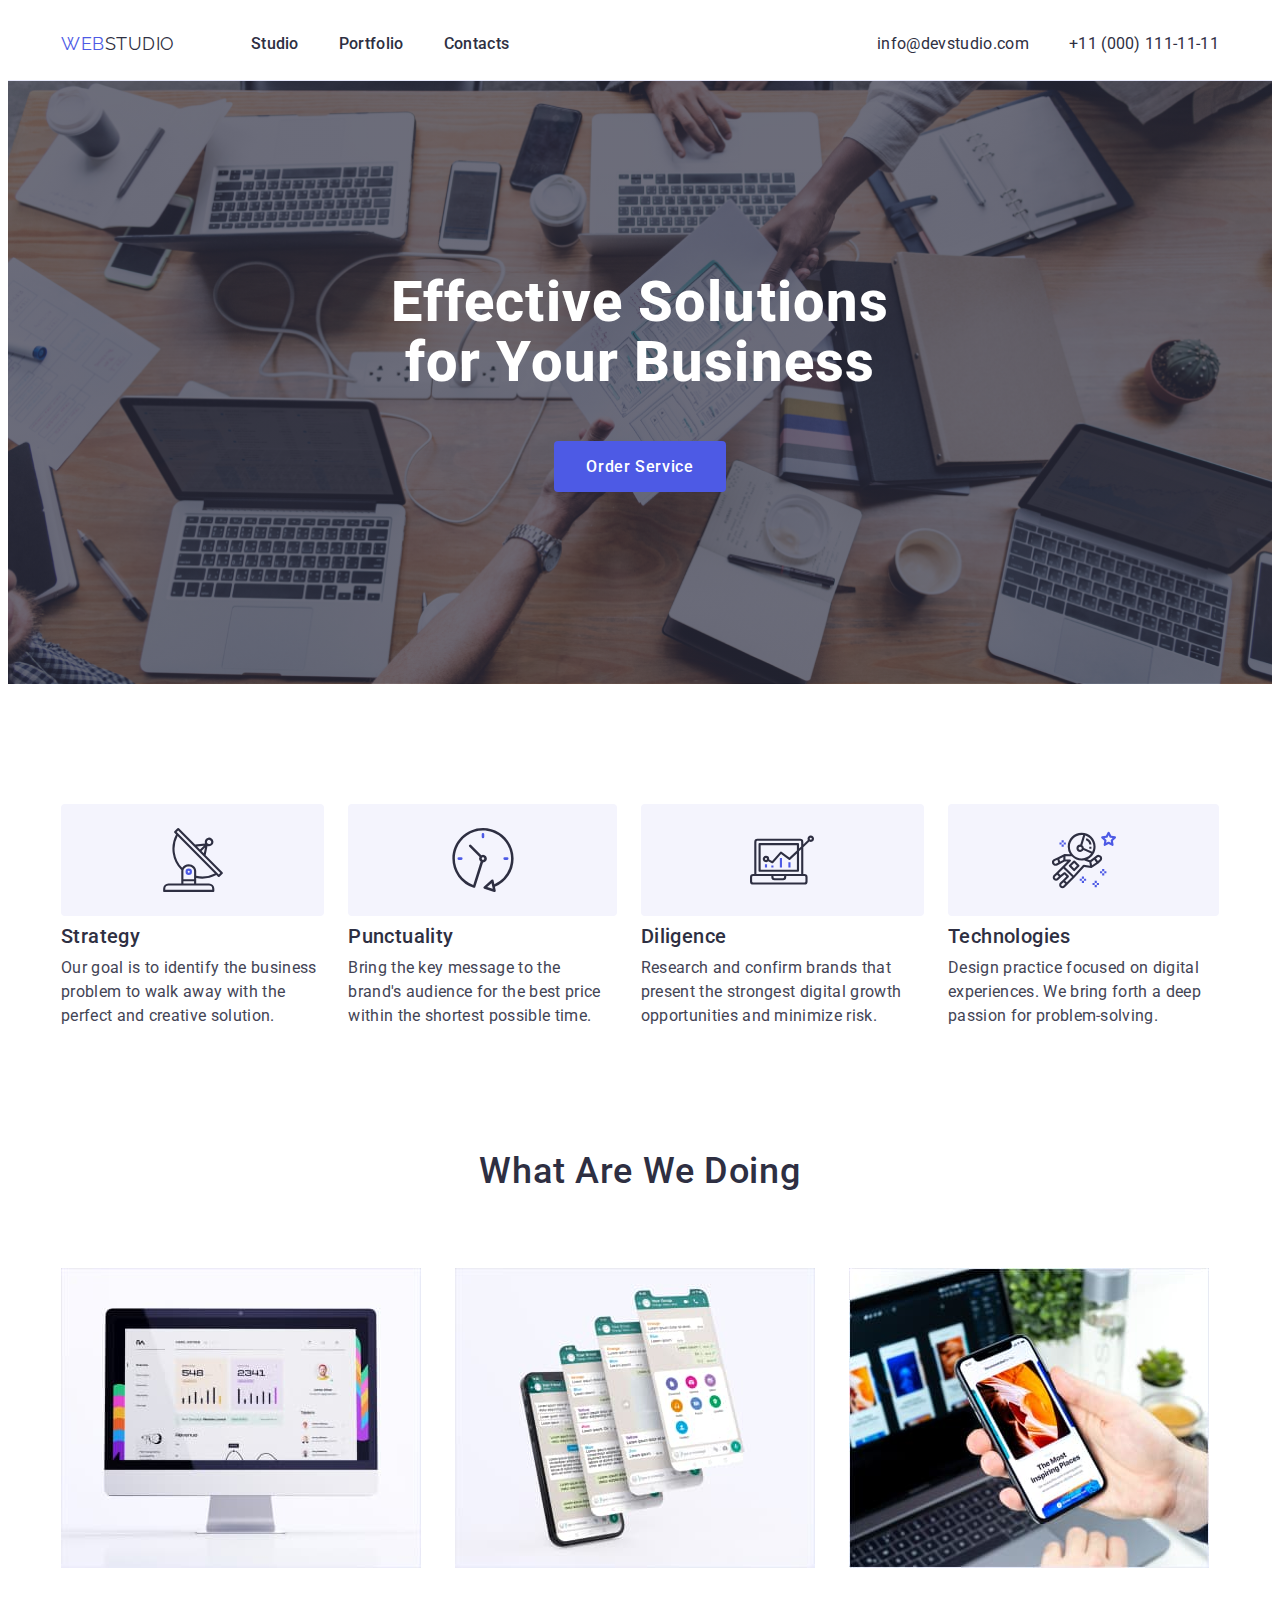
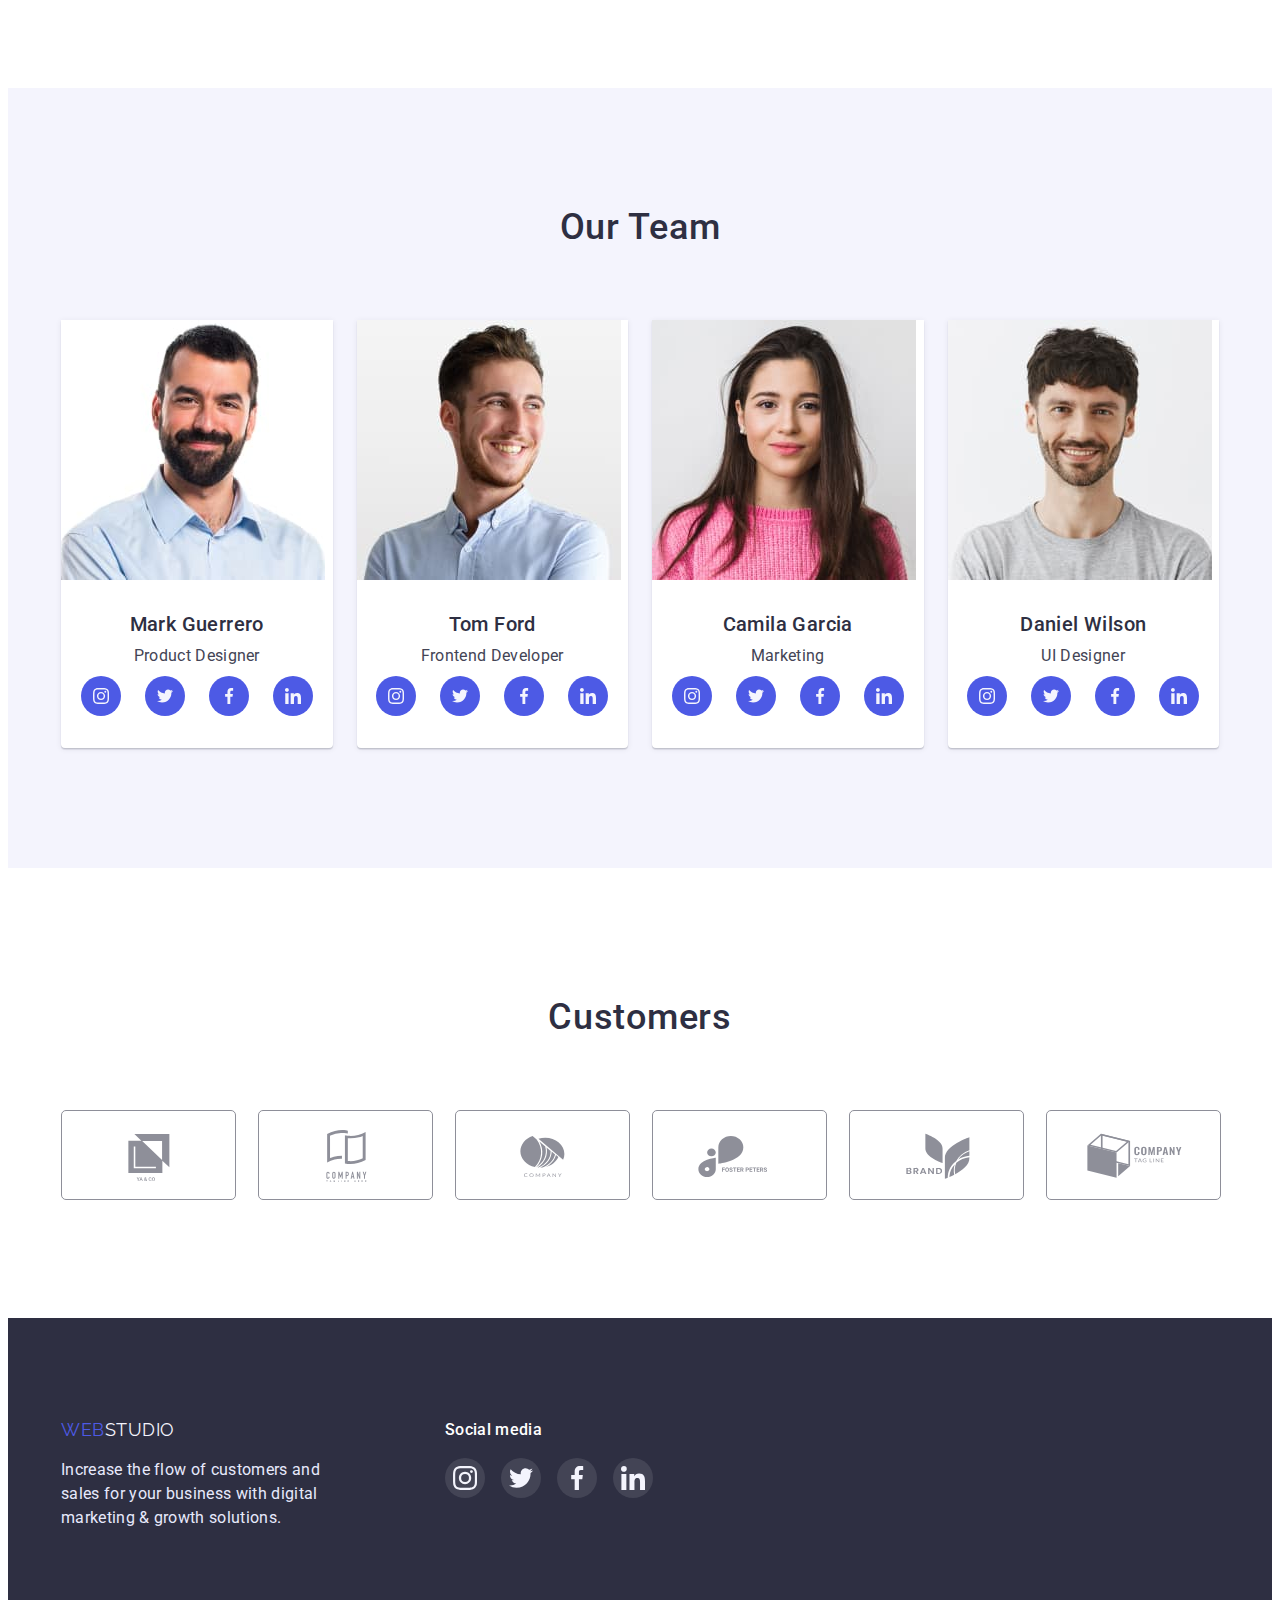
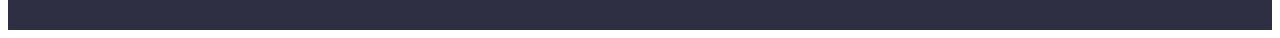
<file: index.html>
<!DOCTYPE html>
<html lang="en">
  <head>
    <meta charset="UTF-8" />
    <meta http-equiv="X-UA-Compatible" content="IE=edge" />
    <meta name="viewport" content="width=device-width, initial-scale=1.0" />
    <title>Web Studio</title>
    <link rel="preconnect" href="https://fonts.googleapis.com" />
    <link rel="preconnect" href="https://fonts.gstatic.com" crossorigin />
    <link
      href="https://fonts.googleapis.com/css2?family=Raleway:wght@800&family=Roboto:wght@400;500;700;900&display=swap"
      rel="stylesheet"
    />
    <link
      rel="stylesheet"
      href="https://cdnjs.cloudflare.com/ajax/libs/modern-normalize/1.1.0/modern-normalize.min.css"
      integrity="sha512-wpPYUAdjBVSE4KJnH1VR1HeZfpl1ub8YT/NKx4PuQ5NmX2tKuGu6U/JRp5y+Y8XG2tV+wKQpNHVUX03MfMFn9Q=="
      crossorigin="anonymous"
      referrerpolicy="no-referrer"
    />
    <link rel="stylesheet" href="./css/styles.css" />
  </head>
  <body class="site-body">
    <!---HEADER!-->
    <header class="header">
      <div class="container header-container">
        <nav class="header-navigation">
          <a href="" class="logo link"
            >Web<span class="header-logo link">Studio</span></a
          >
          <ul class="header-list list">
            <li class="header-item">
              <a class="header-link link" href="">Studio</a>
            </li>
            <li class="header-item">
              <a class="header-link link" href="./portfolio.html">Portfolio</a>
            </li>
            <li class="header-item">
              <a class="header-link link" href="">Contacts</a>
            </li>
          </ul>
        </nav>
        <ul class="connect-list list">
          <li class="connect-item">
            <a class="header-mail link" href="mailto:info@devstudio.com"
              >info@devstudio.com</a
            >
          </li>
          <li class="connect-item">
            <a class="header-tel link" href="tel:+110001111111"
              >+11 (000) 111-11-11</a
            >
          </li>
        </ul>
      </div>
    </header>
    <main>
      <!---MAIN-->
      <section class="main-top">
        <div class="container">
          <h1 class="title">Effective Solutions for Your Business</h1>
          <button class="main-btn" type="button">Order Service</button>
        </div>
      </section>
      <!---ABOUT-->
      <section class="about">
        <div class="container">
          <ul class="about-list list">
            <li class="about-item">
              <div class="about-img">
                <svg class="about-icon" width="64" height="64">
                  <use href="./images/sprite.svg#icon-antenna"></use>
                </svg>
              </div>
              <h2 class="about-title">Strategy</h2>
              <p class="about-text">
                Our goal is to identify the business problem to walk away with
                the perfect and creative solution.
              </p>
            </li>
            <li class="about-item">
              <div class="about-img">
                <svg class="about-icon" width="64" height="64">
                  <use href="./images/sprite.svg#icon-clock"></use>
                </svg>
              </div>
              <h2 class="about-title">Punctuality</h2>
              <p class="about-text">
                Bring the key message to the brand's audience for the best price
                within the shortest possible time.
              </p>
            </li>
            <li class="about-item">
              <div class="about-img">
                <svg class="about-icon" width="64" height="64">
                  <use href="./images/sprite.svg#icon-diagram"></use>
                </svg>
              </div>
              <h2 class="about-title">Diligence</h2>
              <p class="about-text">
                Research and confirm brands that present the strongest digital
                growth opportunities and minimize risk.
              </p>
            </li>
            <li class="about-item">
              <div class="about-img">
                <svg class="about-icon" width="64" height="64">
                  <use href="./images/sprite.svg#icon-astronaut"></use>
                </svg>
              </div>
              <h2 class="about-title">Technologies</h2>
              <p class="about-text">
                Design practice focused on digital experiences. We bring forth a
                deep passion for problem-solving.
              </p>
            </li>
          </ul>
        </div>
      </section>
      <!---WORK-->
      <section class="work">
        <div class="container">
          <h2 class="work-title">What are we doing</h2>
          <ul class="work-list list">
            <li class="work-item">
              <img
                src="./images/img1.jpg"
                alt="example 1"
                width="360"
                height="300"
              />
            </li>
            <li class="work-item">
              <img
                src="./images/img2.jpg"
                alt="example 2"
                width="360"
                height="300"
              />
            </li>
            <li class="work-item">
              <img
                src="./images/img3.jpg"
                alt="example 3"
                width="360"
                height="300"
              />
            </li>
          </ul>
        </div>
      </section>
      <!---TEAM-->
      <section class="team">
        <div class="container">
          <h2 class="team-title">Our Team</h2>
          <ul class="team-list list">
            <li class="team-item">
              <img
                src="./images/team/hero1.jpg"
                alt="Mark Guerrero"
                width="264"
                height="260"
              />
              <div class="team-content-wrapper">
                <h3 class="team-name">Mark Guerrero</h3>
                <p class="team-text">Product Designer</p>
                <ul class="soc-list list">
                  <li class="soc-item">
                    <a href="" class="soc-link link">
                      <svg class="soc-icon" width="16" height="16">
                        <use href="./images/sprite.svg#icon-instagram"></use>
                      </svg>
                    </a>
                  </li>
                  <li class="soc-item">
                    <a href="" class="soc-link link"
                      ><svg class="soc-icon" width="16" height="16">
                        <use href="./images/sprite.svg#icon-twitter"></use>
                      </svg>
                    </a>
                  </li>
                  <li class="soc-item">
                    <a href="" class="soc-link link">
                      <svg class="soc-icon" width="16" height="16">
                        <use href="./images/sprite.svg#icon-facebook"></use>
                      </svg>
                    </a>
                  </li>
                  <li class="soc-item">
                    <a href="" class="soc-link link">
                      <svg class="soc-icon" width="16" height="16">
                        <use href="./images/sprite.svg#icon-linkedin"></use>
                      </svg>
                    </a>
                  </li>
                </ul>
              </div>
            </li>
            <li class="team-item">
              <img
                src="./images/team/hero2.jpg"
                alt="Tom Ford"
                width="264"
                height="260"
              />
              <div class="team-content-wrapper">
                <h3 class="team-name">Tom Ford</h3>
                <p class="team-text">Frontend Developer</p>
                <ul class="soc-list list">
                  <li class="soc-item">
                    <a href="" class="soc-link link">
                      <svg class="soc-icon" width="16" height="16">
                        <use href="./images/sprite.svg#icon-instagram"></use>
                      </svg>
                    </a>
                  </li>
                  <li class="soc-item">
                    <a href="" class="soc-link link"
                      ><svg class="soc-icon" width="16" height="16">
                        <use href="./images/sprite.svg#icon-twitter"></use>
                      </svg>
                    </a>
                  </li>
                  <li class="soc-item">
                    <a href="" class="soc-link link">
                      <svg class="soc-icon" width="16" height="16">
                        <use href="./images/sprite.svg#icon-facebook"></use>
                      </svg>
                    </a>
                  </li>
                  <li class="soc-item">
                    <a href="" class="soc-link link">
                      <svg class="soc-icon" width="16" height="16">
                        <use href="./images/sprite.svg#icon-linkedin"></use>
                      </svg>
                    </a>
                  </li>
                </ul>
              </div>
            </li>
            <li class="team-item">
              <img
                src="./images/team/hero3.jpg"
                alt="Camila Garcia"
                width="264"
                height="260"
              />
              <div class="team-content-wrapper">
                <h3 class="team-name">Camila Garcia</h3>
                <p class="team-text">Marketing</p>
                <ul class="soc-list list">
                  <li class="soc-item">
                    <a href="" class="soc-link link">
                      <svg class="soc-icon" width="16" height="16">
                        <use href="./images/sprite.svg#icon-instagram"></use>
                      </svg>
                    </a>
                  </li>
                  <li class="soc-item">
                    <a href="" class="soc-link link"
                      ><svg class="soc-icon" width="16" height="16">
                        <use href="./images/sprite.svg#icon-twitter"></use>
                      </svg>
                    </a>
                  </li>
                  <li class="soc-item">
                    <a href="" class="soc-link link">
                      <svg class="soc-icon" width="16" height="16">
                        <use href="./images/sprite.svg#icon-facebook"></use>
                      </svg>
                    </a>
                  </li>
                  <li class="soc-item">
                    <a href="" class="soc-link link">
                      <svg class="soc-icon" width="16" height="16">
                        <use href="./images/sprite.svg#icon-linkedin"></use>
                      </svg>
                    </a>
                  </li>
                </ul>
              </div>
            </li>
            <li class="team-item">
              <img
                src="./images/team/hero4.jpg"
                alt="Daniel Wilson"
                width="264"
                height="260"
              />
              <div class="team-content-wrapper">
                <h3 class="team-name">Daniel Wilson</h3>
                <p class="team-text">UI Designer</p>
                <ul class="soc-list list">
                  <li class="soc-item">
                    <a href="" class="soc-link link">
                      <svg class="soc-icon" width="16" height="16">
                        <use href="./images/sprite.svg#icon-instagram"></use>
                      </svg>
                    </a>
                  </li>
                  <li class="soc-item">
                    <a href="" class="soc-link link"
                      ><svg class="soc-icon" width="16" height="16">
                        <use href="./images/sprite.svg#icon-twitter"></use>
                      </svg>
                    </a>
                  </li>
                  <li class="soc-item">
                    <a href="" class="soc-link link">
                      <svg class="soc-icon" width="16" height="16">
                        <use href="./images/sprite.svg#icon-facebook"></use>
                      </svg>
                    </a>
                  </li>
                  <li class="soc-item">
                    <a href="" class="soc-link link">
                      <svg class="soc-icon" width="16" height="16">
                        <use href="./images/sprite.svg#icon-linkedin"></use>
                      </svg>
                    </a>
                  </li>
                </ul>
              </div>
            </li>
          </ul>
        </div>
      </section>
      <!--CUSTOMERS-->
      <section class="customers">
        <div class="container">
          <h2 class="team-title">Customers</h2>
          <ul class="customers-list list">
            <li class="customers-item">
              <a href="" class="customers-link link">
                <svg class="customers-icon" width="104" height="56">
                  <use href="./images/sprite.svg#icon-Logo1"></use>
                </svg>
              </a>
            </li>
            <li class="customers-item">
              <a href="" class="customers-link link">
                <svg class="customers-icon" width="104" height="56">
                  <use href="./images/sprite.svg#icon-Logo2"></use>
                </svg>
              </a>
            </li>
            <li class="customers-item">
              <a href="" class="customers-link link">
                <svg class="customers-icon" width="104" height="56">
                  <use href="./images/sprite.svg#icon-Logo3"></use>
                </svg>
              </a>
            </li>
            <li class="customers-item">
              <a href="" class="customers-link link">
                <svg class="customers-icon" width="104" height="56">
                  <use href="./images/sprite.svg#icon-Logo4"></use>
                </svg>
              </a>
            </li>
            <li class="customers-item">
              <a href="" class="customers-link link">
                <svg class="customers-icon" width="104" height="56">
                  <use href="./images/sprite.svg#icon-Logo5"></use>
                </svg>
              </a>
            </li>
            <li class="customers-item">
              <a href="" class="customers-link link">
                <svg class="customers-icon" width="104" height="56">
                  <use href="./images/sprite.svg#icon-Logo6"></use>
                </svg>
              </a>
            </li>
          </ul>
        </div>
      </section>
    </main>
    <!---FOOTER-->
    <footer class="site-footer">
      <div class="container footer">
        <div class="footer-content">
          <a href="" class="repeated-logo link"
            >Web<span class="footer-logo link">Studio</span></a
          >
          <p class="footer-text">
            Increase the flow of customers and sales for your business with
            digital marketing & growth solutions.
          </p>
        </div>
        <div class="footer-soc-content">
          <p class="footer-soc-text">Social media</p>
          <ul class="footer-soc-list list">
            <li class="soc-item">
              <a href="" class="soc-link link footer-soc-link">
                <svg class="soc-icon" width="24" height="24">
                  <use href="./images/sprite.svg#icon-instagram"></use>
                </svg>
              </a>
            </li>
            <li class="soc-item">
              <a href="" class="soc-link link footer-soc-link"
                ><svg class="soc-icon" width="24" height="24">
                  <use href="./images/sprite.svg#icon-twitter"></use>
                </svg>
              </a>
            </li>
            <li class="soc-item">
              <a href="" class="soc-link link footer-soc-link">
                <svg class="soc-icon" width="24" height="24">
                  <use href="./images/sprite.svg#icon-facebook"></use>
                </svg>
              </a>
            </li>
            <li class="soc-item">
              <a href="" class="soc-link link footer-soc-link">
                <svg class="soc-icon" width="24" height="24">
                  <use href="./images/sprite.svg#icon-linkedin"></use>
                </svg>
              </a>
            </li>
          </ul>
        </div>
      </div>
    </footer>
  </body>
</html>
</file>
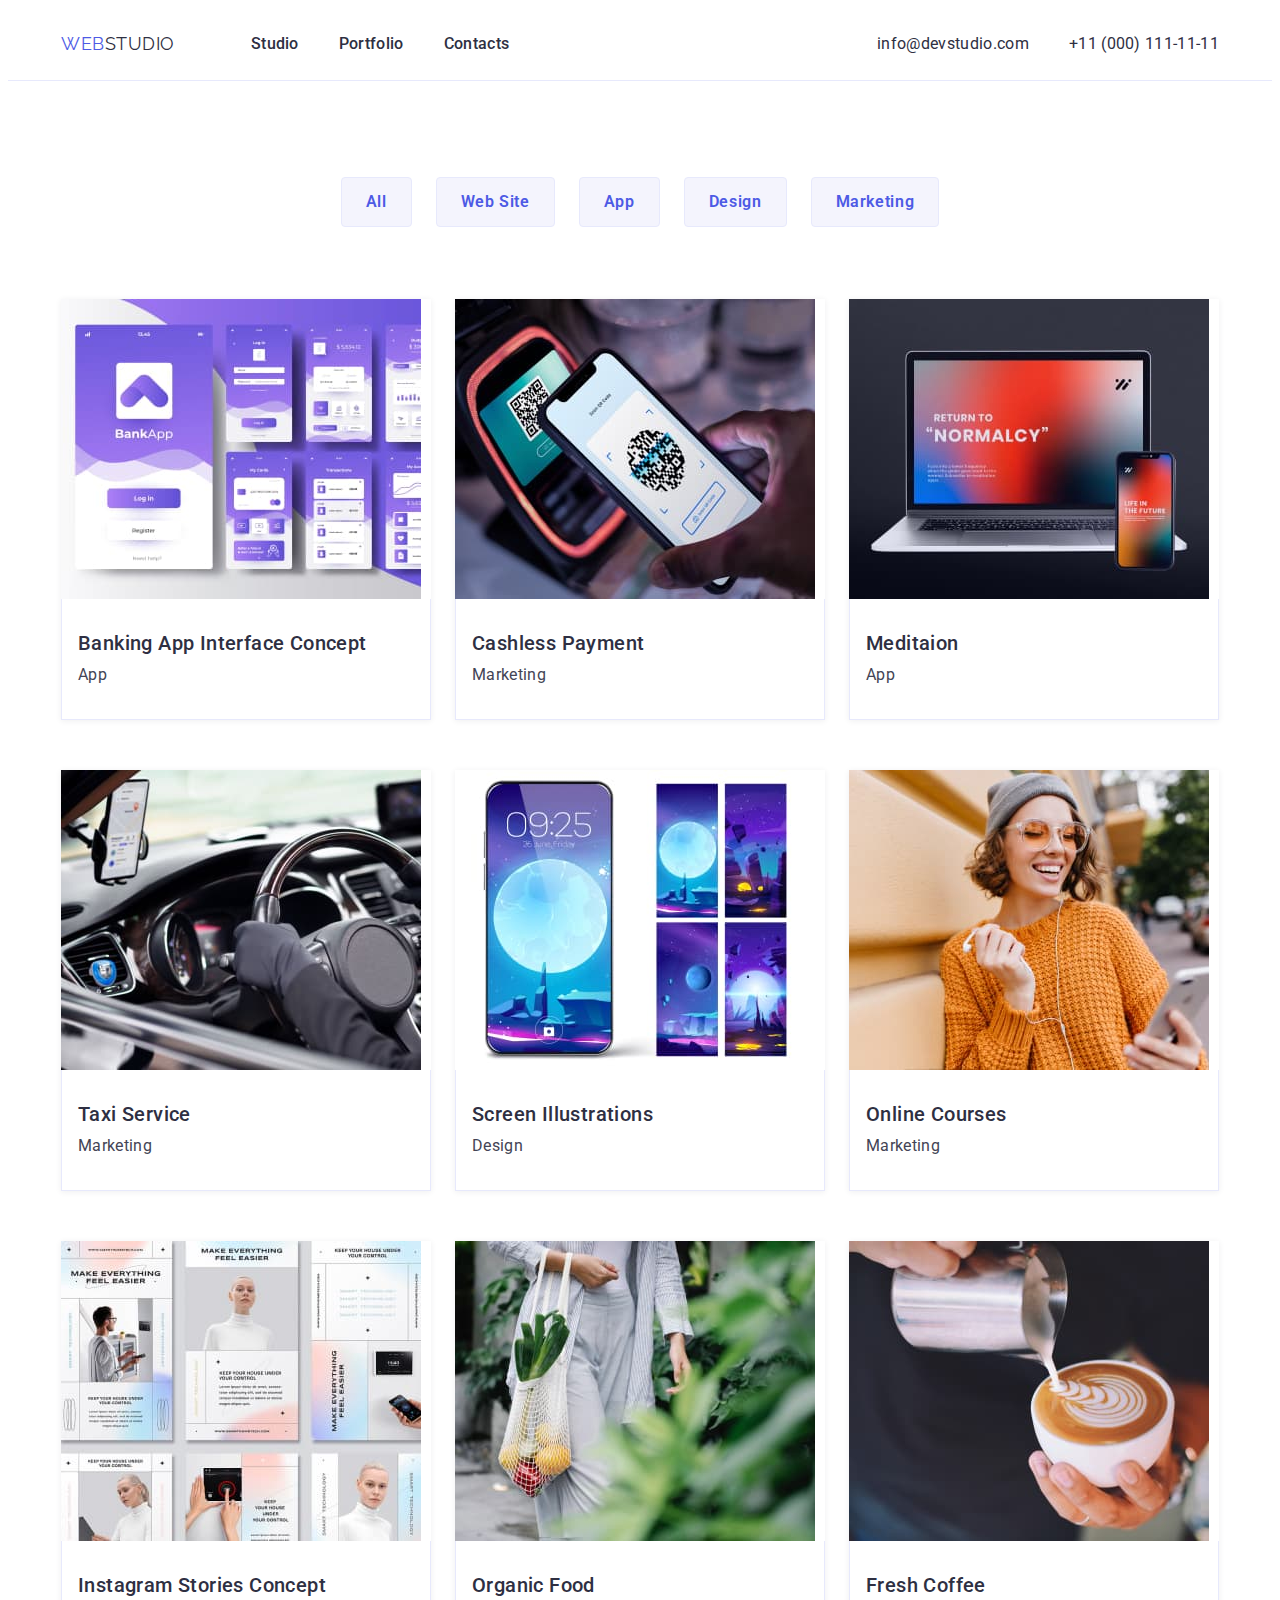
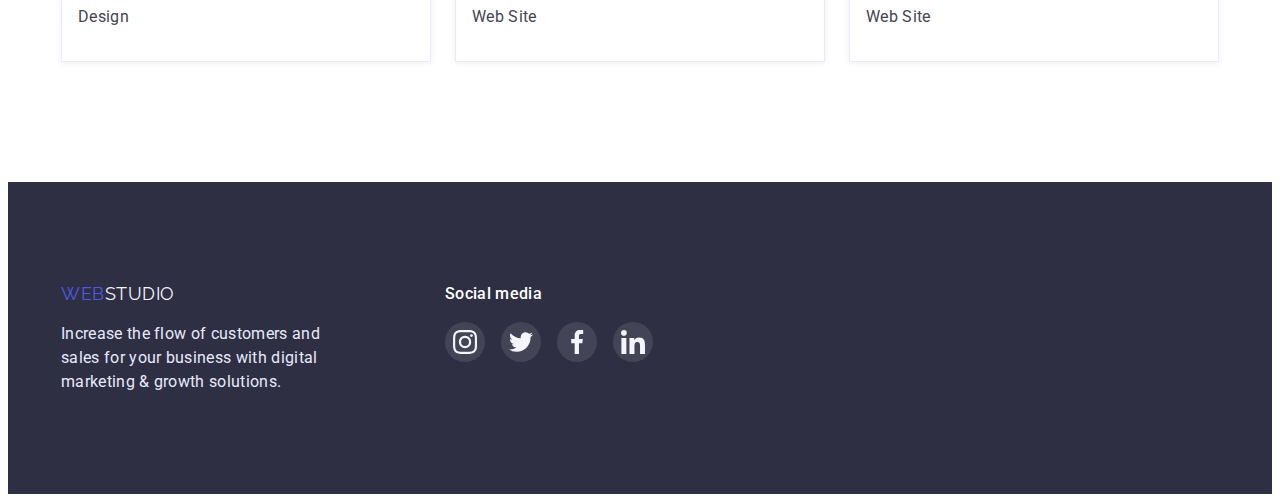
<file: portfolio.html>
<!DOCTYPE html>
<html lang="en">
  <head>
    <meta charset="UTF-8" />
    <meta http-equiv="X-UA-Compatible" content="IE=edge" />
    <meta name="viewport" content="width=device-width, initial-scale=1.0" />
    <title>Web Studio</title>
    <link rel="preconnect" href="https://fonts.googleapis.com" />
    <link rel="preconnect" href="https://fonts.gstatic.com" crossorigin />
    <link
      href="https://fonts.googleapis.com/css2?family=Raleway:wght@800&family=Roboto:wght@400;500;700;900&display=swap"
      rel="stylesheet"
    />
    <link
      rel="stylesheet"
      href="https://cdnjs.cloudflare.com/ajax/libs/modern-normalize/1.1.0/modern-normalize.min.css"
      integrity="sha512-wpPYUAdjBVSE4KJnH1VR1HeZfpl1ub8YT/NKx4PuQ5NmX2tKuGu6U/JRp5y+Y8XG2tV+wKQpNHVUX03MfMFn9Q=="
      crossorigin="anonymous"
      referrerpolicy="no-referrer"
    />
    <link rel="stylesheet" href="./css/styles.css" />
  </head>
  <body class="site-body">
    <header class="header">
      <div class="container header-container">
        <nav class="header-navigation">
          <a href="" class="logo link"
            >Web<span class="header-logo link">Studio</span></a
          >
          <ul class="header-list list">
            <li class="header-item">
              <a class="header-link link" href="./index.html">Studio</a>
            </li>
            <li class="header-item">
              <a class="header-link link" href="">Portfolio</a>
            </li>
            <li class="header-item">
              <a class="header-link link" href="">Contacts</a>
            </li>
          </ul>
        </nav>
        <ul class="connect-list list">
          <li class="connect-item">
            <a class="header-mail link" href="mailto:info@devstudio.com"
              >info@devstudio.com</a
            >
          </li>
          <li class="connect-item">
            <a class="header-tel link" href="tel:+110001111111"
              >+11 (000) 111-11-11</a
            >
          </li>
        </ul>
      </div>
    </header>
    <main>
      <section class="portfolio">
        <div class="container">
          <ul class="portfolio-btn-item list header-container">
            <li class="portfolio-btn-list">
              <button class="portfolio-btn" type="button">All</button>
            </li>
            <li>
              <button class="portfolio-btn" type="button">Web Site</button>
            </li>
            <li><button class="portfolio-btn" type="button">App</button></li>
            <li><button class="portfolio-btn" type="button">Design</button></li>
            <li>
              <button class="portfolio-btn" type="button">Marketing</button>
            </li>
          </ul>
          <ul class="portfolio-list list">
            <li class="portfolio-item">
              <a href="" class="portfolio-link link">
                <img
                  src="./images/portfolio/portfolio1.jpg"
                  alt="example 1"
                  width="360"
                  height="300"
                />
                <div class="portfolio-content-wrapper">
                  <h2 class="portfolio-title">Banking App Interface Concept</h2>
                  <p class="portfolio-text">App</p>
                </div>
              </a>
            </li>
            <li class="portfolio-item">
              <a href="" class="portfolio-link link">
                <img
                  src="./images/portfolio/portfolio2.jpg"
                  alt="example 2"
                  width="360"
                  height="300"
                />
                <div class="portfolio-content-wrapper">
                  <h2 class="portfolio-title">Cashless Payment</h2>
                  <p class="portfolio-text">Marketing</p>
                </div>
              </a>
            </li>
            <li class="portfolio-item">
              <a href="" class="portfolio-link link">
                <img
                  src="./images/portfolio/portfolio3.jpg"
                  alt="example 3"
                  width="360"
                  height="300"
                />
                <div class="portfolio-content-wrapper">
                  <h2 class="portfolio-title">Meditaion</h2>
                  <p class="portfolio-text">App</p>
                </div>
              </a>
            </li>
            <li class="portfolio-item">
              <a href="" class="portfolio-link link">
                <img
                  src="./images/portfolio/portfolio4.jpg"
                  alt="example 4"
                  width="360"
                  height="300"
                />
                <div class="portfolio-content-wrapper">
                  <h2 class="portfolio-title">Taxi Service</h2>
                  <p class="portfolio-text">Marketing</p>
                </div>
              </a>
            </li>
            <li class="portfolio-item">
              <a href="" class="portfolio-link link">
                <img
                  src="./images/portfolio/portfolio5.jpg"
                  alt="example 5"
                  width="360"
                  height="300"
                />
                <div class="portfolio-content-wrapper">
                  <h2 class="portfolio-title">Screen Illustrations</h2>
                  <p class="portfolio-text">Design</p>
                </div>
              </a>
            </li>
            <li class="portfolio-item">
              <a href="" class="portfolio-link link">
                <img
                  src="./images/portfolio/portfolio6.jpg"
                  alt="example 6"
                  width="360"
                  height="300"
                />
                <div class="portfolio-content-wrapper">
                  <h2 class="portfolio-title">Online Courses</h2>
                  <p class="portfolio-text">Marketing</p>
                </div>
              </a>
            </li>
            <li class="portfolio-item">
              <a href="" class="portfolio-link link">
                <img
                  src="./images/portfolio/portfolio7.jpg"
                  alt="example 7"
                  width="360"
                  height="300"
                />
                <div class="portfolio-content-wrapper">
                  <h2 class="portfolio-title">Instagram Stories Concept</h2>
                  <p class="portfolio-text">Design</p>
                </div>
              </a>
            </li>
            <li class="portfolio-item">
              <a href="" class="portfolio-link link">
                <img
                  src="./images/portfolio/portfolio8.jpg"
                  alt="example 8"
                  width="360"
                  height="300"
                />
                <div class="portfolio-content-wrapper">
                  <h2 class="portfolio-title">Organic Food</h2>
                  <p class="portfolio-text">Web Site</p>
                </div>
              </a>
            </li>
            <li class="portfolio-item">
              <a href="" class="portfolio-link link">
                <img
                  src="./images/portfolio/portfolio9.jpg"
                  alt="example 9"
                  width="360"
                  height="300"
                />
                <div class="portfolio-content-wrapper">
                  <h2 class="portfolio-title">Fresh Coffee</h2>
                  <p class="portfolio-text">Web Site</p>
                </div>
              </a>
            </li>
          </ul>
        </div>
      </section>
    </main>
    <footer class="site-footer">
      <div class="container footer">
        <div class="footer-content">
          <a href="" class="repeated-logo link"
            >Web<span class="footer-logo link">Studio</span></a
          >
          <p class="footer-text">
            Increase the flow of customers and sales for your business with
            digital marketing & growth solutions.
          </p>
        </div>
        <div class="footer-soc-content">
          <p class="footer-soc-text">Social media</p>
          <ul class="footer-soc-list list">
            <li class="soc-item">
              <a href="" class="soc-link link footer-soc-link">
                <svg class="soc-icon" width="24" height="24">
                  <use href="./images/sprite.svg#icon-instagram"></use>
                </svg>
              </a>
            </li>
            <li class="soc-item">
              <a href="" class="soc-link link footer-soc-link"
                ><svg class="soc-icon" width="24" height="24">
                  <use href="./images/sprite.svg#icon-twitter"></use>
                </svg>
              </a>
            </li>
            <li class="soc-item">
              <a href="" class="soc-link link footer-soc-link">
                <svg class="soc-icon" width="24" height="24">
                  <use href="./images/sprite.svg#icon-facebook"></use>
                </svg>
              </a>
            </li>
            <li class="soc-item">
              <a href="" class="soc-link link footer-soc-link">
                <svg class="soc-icon" width="24" height="24">
                  <use href="./images/sprite.svg#icon-linkedin"></use>
                </svg>
              </a>
            </li>
          </ul>
        </div>
      </div>
    </footer>
  </body>
</html>
</file>
<file: css/styles.css>
:root {
  --first-logo-color: #4d5ae5; /*IRIS*/
  --second-logo-color: #2e2f42; /* NAVY BLUE */
  --third-logo-color: #f4f4fd; /* CLOUD */
  --navigation-item-color: #2e2f42; /* NAVY BLUE */
  --connect-item-color: #434455; /* SLATE */
  --first-title-color: #ffffff;
  --second-title-color: #2e2f42; /* NAVY BLUE */
  --third-title-color: #434455; /* SLATE */
  --fourth-title-color: #e7e9fc;
  --accent-color: #404bbf; /* OCEAN */
  --first-btn-text-color: #ffffff;
  --second-btn-text-color: #4d5ae5;
  --first-background-color: #ffffff;
  --second-background-color: #2e2f42; /* NAVY BLUE */
  --third-background-color: #f4f4fd;
  --first-background-btn-color: #4d5ae5;
  --second-background-btn-color: #f4f4fd;
  --icon-color: #f4f4fd;
  --bg-gradient: linear-gradient(rgba(46, 47, 66, 0.7), rgba(46, 47, 66, 0.7));
}
p,
h1,
h2,
h3,
h4,
h5,
h6 {
  margin: 0;
}
ul,
ol {
  margin: 0;
  padding-left: 0;
}
img {
  display: block;
  max-width: 100%;
  height: auto;
}
body {
  font-family: "Roboto", sans-serif;
  color: var(--second-title-color, #2e2f42);
  background-color: var(--first-background-color);
}
.list {
  list-style: none;
}
.link {
  text-decoration: none;
}
.site-body {
}
.container {
  width: 1158px;
  padding-left: 15px;
  padding-right: 15px;
  margin: 0 auto;
  /*outline: 1px solid red;*/
}
/* -------HEADER---------  */
.header {
  padding-top: 24px;
  padding-bottom: 24px;
  border-bottom: 1px solid #e7e9fc;
}
.header-navigation {
  display: flex;
}
.header-container {
  display: flex;
}
.logo {
  font-family: "Raleway", sans-serif;
  font-size: 18px;
  line-height: 1.33;
  display: flex;
  align-items: center;
  letter-spacing: 0.03em;
  text-transform: uppercase;
  color: var(--first-logo-color, #4d5ae5);
  margin-right: 76px;
}
.header-logo {
  color: var(--second-logo-color, #2e2f42);
}
.header-list {
  display: flex;
  gap: 40px;
}
.header-item {
}
.header-link {
  font-weight: 500;
  font-size: 16px;
  line-height: 1.5;
  letter-spacing: 0.02em;
  color: var(--navigation-item-color);
}
.header-link:hover,
.header-link:focus {
  color: var(--accent-color);
}
.connect-list {
  display: flex;
  margin-left: auto;
  gap: 40px;
}
.connect-item {
}

.header-mail,
.header-tel {
  font-size: 16px;
  line-height: 1.5;
  letter-spacing: 0.02em;
  color: var(--navigation-item-color);
}

.header-mail:hover,
.header-mail:focus,
.header-tel:hover,
.header-tel:focus {
  color: var(--accent-color);
}

/* ------MAIN------ */
.main-top {
  background: var(--second-background-color);
  padding-top: 192px;
  padding-bottom: 192px;
  background-image: var(--bg-gradient), url(../images/hero-bg.jpg);
  background-repeat: no-repeat;
  background-position: center;
  background-size: cover;
  max-width: 1440px;
  margin: 0 auto;
}
.title {
  font-weight: 800;
  font-size: 56px;
  line-height: 1.07;
  text-align: center;
  letter-spacing: 0.02em;
  color: var(--first-title-color);
  max-width: 500px;
  margin: 0 auto;
  margin-bottom: 48px;
}
.main-btn {
  min-width: 170px;
  height: 51px;
  font-family: inherit;
  font-weight: 500;
  font-size: 16px;
  line-height: 1.19;
  /*display: flex;*/
  align-items: center;
  letter-spacing: 0.04em;
  cursor: pointer;
  color: var(--first-btn-text-color);
  background: var(--first-background-btn-color);
  padding: 16px 32px;
  /*box-shadow: 0px 4px 4px rgba(0, 0, 0, 0.15);*/
  border: none;
  border-radius: 4px;
  display: block;
  margin: 0 auto;
}
.main-btn:hover,
.main-btn:focus {
  background: var(--accent-color, #404bbf);
  color: var(--first-btn-text-color);
  box-shadow: 0px 4px 4px rgba(0, 0, 0, 0.15);
}
/* --------ABOUT-------- */
.about {
  padding-top: 120px;
  padding-bottom: 120px;
}
.about-list {
  display: flex;
  gap: 24px;
}
.about-item {
  flex-basis: calc((100%-72px) / 4);
}
.about-img {
  padding-top: 24px;
  padding-bottom: 24px;
  /*width: 264px;
  height: 112px;*/
  background-color: var(--third-background-color);
  border-radius: 4px;
  display: flex;
  justify-content: center;
  align-items: center;
  margin-bottom: 8px;
}
.about-title {
  font-weight: 500;
  font-size: 20px;
  line-height: 1.2;
  letter-spacing: 0.02em;
  color: var(--second-title-color);
  margin-bottom: 8px;
}
.about-text {
  font-size: 16px;
  line-height: 1.5;
  letter-spacing: 0.02em;
  color: var(--third-title-color);
}
/* -------WORK-------- */
.work {
  padding-bottom: 120px;
}
.work-title {
  font-weight: 500;
  font-size: 36px;
  line-height: 1.33;
  text-align: center;
  letter-spacing: 0.02em;
  text-transform: capitalize;
  color: var(--second-title-color);
  margin-bottom: 72px;
}
.work-list {
  display: flex;
  gap: 24px;
  flex-wrap: wrap;
  margin: 0 auto;
  /*justify-content: center;*/
}
.work-item {
  flex-basis: calc((100% - 48px) / 3);
}
/* --------TEAM---------- */
.team {
  background-color: var(--third-background-color);
  padding-top: 120px;
  padding-bottom: 120px;
}
.team-title {
  font-weight: 500;
  font-size: 36px;
  line-height: 1.11;
  text-align: center;
  letter-spacing: 0.02em;
  text-transform: capitalize;
  color: var(--second-title-color);
  margin-bottom: 72px;
}
.team-list {
  display: flex;
  gap: 24px;
  flex-wrap: wrap;
  /*justify-content: center;*/
}
.team-item {
  background-color: var(--first-background-color);
  width: calc((100% - 72px) / 4);
  box-shadow: 0px 1px 6px rgba(46, 47, 66, 0.08),
    0px 1px 1px rgba(46, 47, 66, 0.16), 0px 2px 1px rgba(46, 47, 66, 0.08);
  border-radius: 0px 0px 4px 4px;
}
.team-content-wrapper {
  padding-top: 32px;
  padding-bottom: 32px;
}
.team-name {
  font-weight: 500;
  font-size: 20px;
  line-height: 1.2;
  text-align: center;
  letter-spacing: 0.02em;
  color: var(--second-title-color);
  margin-bottom: 8px;
}
.team-text {
  font-size: 16px;
  line-height: 1.5;
  text-align: center;
  letter-spacing: 0.02em;
  color: var(--third-title-color, #f4f4fd);
  margin-bottom: 8px;
}

.soc-list {
  display: flex;
  justify-content: center;
  gap: 24px;
}
.soc-item {
  width: 40px;
  height: 40px;
}
.soc-link {
  width: 100%;
  height: 100%;
  background-color: var(--first-background-btn-color);
  border-radius: 50%;
  display: flex;
  align-items: center;
  justify-content: center;
}
.soc-icon {
  fill: var(--icon-color);
}
.soc-link:hover,
.soc-link:focus {
  background-color: var(--accent-color);
}
/*-----------CUSTOMERS------------*/
.customers {
  padding-top: 130px;
  padding-bottom: 120px;
}
.customers-list {
  display: flex;
  gap: 24px;
}
.customers-item {
  width: calc((100% - 120px) / 6);
  height: 88px;
}
.customers-link {
  width: 100%;
  height: 100%;
  border: 1px solid #8e8f99;
  border-radius: 5px;
  display: flex;
  align-items: center;
  justify-content: center;
}
.customers-icon {
  fill: #8e8f99; /*#8e8f99*/
}
.customers-link:hover,
.customers-link:focus {
  border-color: var(--accent-color);
}
.customers-link:hover .customers-icon,
.customers-link:focus .customers-icon {
  fill: var(--accent-color);
}
/* -----------FOOTER-------------- */
.site-footer {
  background: var(--second-background-color);
  padding-top: 100px;
  padding-bottom: 100px;
}
.repeated-logo {
  font-family: "Raleway", sans-serif;
  font-size: 18px;
  line-height: 1.33;
  display: flex;
  align-items: center;
  letter-spacing: 0.03em;
  text-transform: uppercase;
  color: var(--first-logo-color, #4d5ae5);
}
.footer-logo {
  color: var(--third-logo-color);
}
.footer-text {
  font-size: 16px;
  line-height: 1.5;
  letter-spacing: 0.02em;
  color: var(--fourth-title-color);
  max-width: 264px;
  margin-top: 16px;
}
.footer {
  display: flex;
}
.footer-content {
  max-width: 264px;
  margin-right: 120px;
}
.footer-soc-content {
  width: 208px;
  height: 80px;
  /*margin-left: 120px;*/
}
.footer-soc-text {
  font-weight: 500;
  font-size: 16px;
  line-height: 1.5;
  letter-spacing: 0.02em;
  color: var(--first-title-color);
  margin-bottom: 16px;
}
.footer-soc-list {
  display: flex;
  justify-content: center;
  gap: 16px;
}
.footer-soc-link {
  background-color: rgba(255, 255, 255, 0.1);
}
.footer-soc-link:hover,
.footer-soc-link:focus {
  background-color: #31d0aa;
}
/*----------PORTFOLIO-----------*/
.portfolio {
  padding-top: 96px;
  padding-bottom: 120px;
}
.portfolio-list {
  display: flex;
  flex-wrap: wrap;
  column-gap: 24px;
  row-gap: 50px;
  margin: 0 auto;
}
.portfolio-link {
  box-shadow: 0px 1px 6px rgba(46, 47, 66, 0.08);
  display: block;
}
.portfolio-link:hover,
.portfolio-link:focus {
  box-shadow: 0px 1px 6px rgba(46, 47, 66, 0.08),
    0px 1px 1px rgba(46, 47, 66, 0.16), 0px 2px 1px rgba(46, 47, 66, 0.08);
}
.portfolio-item {
  flex-basis: calc((100% - 48px) / 3);
  margin: 0;
}
.portfolio-content-wrapper {
  padding: 32px 16px;
  border: 1px solid #e7e9fc;
  border-top: none;
}
.portfolio-title {
  /*font-family: 'Roboto';*/
  font-weight: 500;
  font-size: 20px;
  line-height: 1.2;
  letter-spacing: 0.02em;
  color: var(--second-title-color);
  margin-bottom: 8px;
}
.portfolio-text {
  font-size: 16px;
  line-height: 1.5;
  letter-spacing: 0.02em;
  color: var(--third-title-color);
}
.portfolio-btn-item {
  display: flex;
  gap: 24px;
  justify-content: center;
  margin-bottom: 72px;
}
.portfolio-btn-list {
}
.portfolio-btn {
  font-family: inherit;
  font-weight: 600;
  font-size: 16px;
  line-height: 1.5;
  display: flex;
  align-items: center;
  text-align: center;
  letter-spacing: 0.04em;
  cursor: pointer;
  color: var(--second-btn-text-color);
  background: var(--second-background-btn-color);
  border: 1px solid #e7e9fc;
  border-radius: 4px;
  padding: 12px 24px;
}
.portfolio-btn:hover,
.portfolio-btn:focus {
  background: var(--accent-color, #404bbf);
  color: var(--first-btn-text-color);
  box-shadow: 0px 3px 1px rgba(0, 0, 0, 0.1), 0px 2px 1px rgba(0, 0, 0, 0.08),
    0px 2px 2px rgba(0, 0, 0, 0.12);
}
</file>
